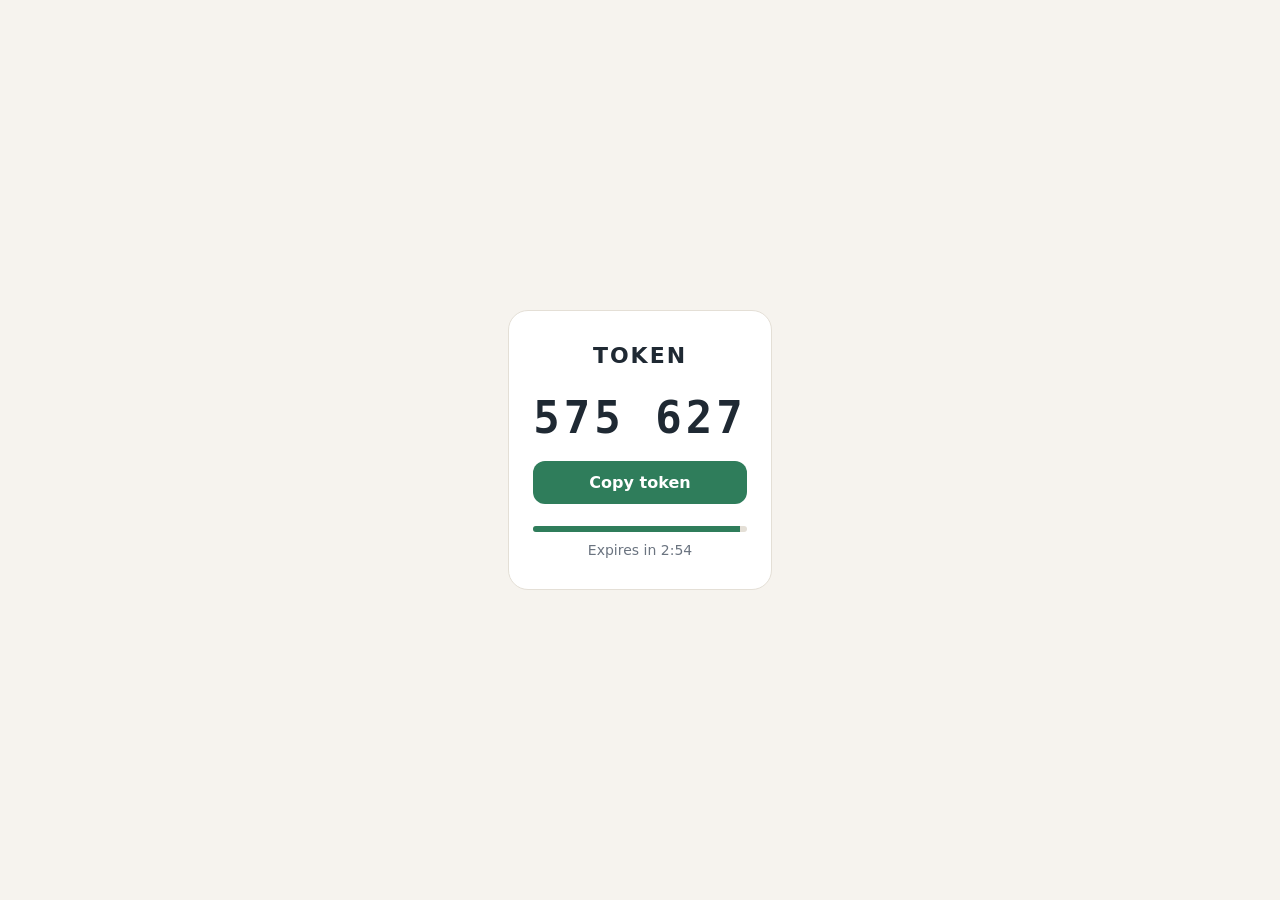
<file: codegenerator/index.html>
<!doctype html>
<html lang="en">
 <head>
  <meta charset="utf-8">
  <meta name="viewport" content="width=device-width, initial-scale=1">
  <title>Token</title>
   <script type="module" crossorigin src="./assets/index-6emLJEDC.js"></script>
   <link rel="stylesheet" crossorigin href="./assets/index-BU1pA54R.css">
 </head>
 <body>
  <div id="root"></div>
 </body>
</html>
</file>
<file: codegenerator/assets/index-BU1pA54R.css>
:root{--bg:#f6f3ee;--card:#fff;--ink:#1f2933;--muted:#6b7480;--line:#e4dfd6;--accent:#2f7d5b;--warn:#c2410c}@media (prefers-color-scheme:dark){:root{--bg:#14171a;--card:#1d2226;--ink:#eef1f3;--muted:#9aa4ad;--line:#2e353b;--accent:#4fbf8b;--warn:#fb923c}}*{box-sizing:border-box}body{background:var(--bg);min-height:100vh;color:var(--ink);place-items:center;margin:0;padding:16px;font:16px/1.5 system-ui,-apple-system,Segoe UI,sans-serif;display:grid}.card{background:var(--card);border:1px solid var(--line);text-align:center;border-radius:20px;width:100%;max-width:380px;padding:28px 24px}h1{letter-spacing:2px;margin:0 0 22px;font-size:22px}.sub{color:var(--muted);margin:4px 0 22px;font-size:14px}.code{letter-spacing:4px;font-variant-numeric:tabular-nums;margin:0 0 18px;font:700 44px/1.1 ui-monospace,SFMono-Regular,Menlo,monospace}.copy{background:var(--accent);color:#fff;cursor:pointer;border:0;border-radius:12px;width:100%;padding:12px;font:600 16px system-ui,sans-serif}.copy:disabled{opacity:.5;cursor:default}.timer{color:var(--muted);font-variant-numeric:tabular-nums;margin-top:22px;font-size:14px}.bar{background:var(--line);border-radius:3px;height:6px;margin-bottom:8px;overflow:hidden}.bar span{background:var(--accent);height:100%;transition:width .25s linear;display:block}.timer.low{color:var(--warn)}.timer.low .bar span{background:var(--warn)}
</file>
